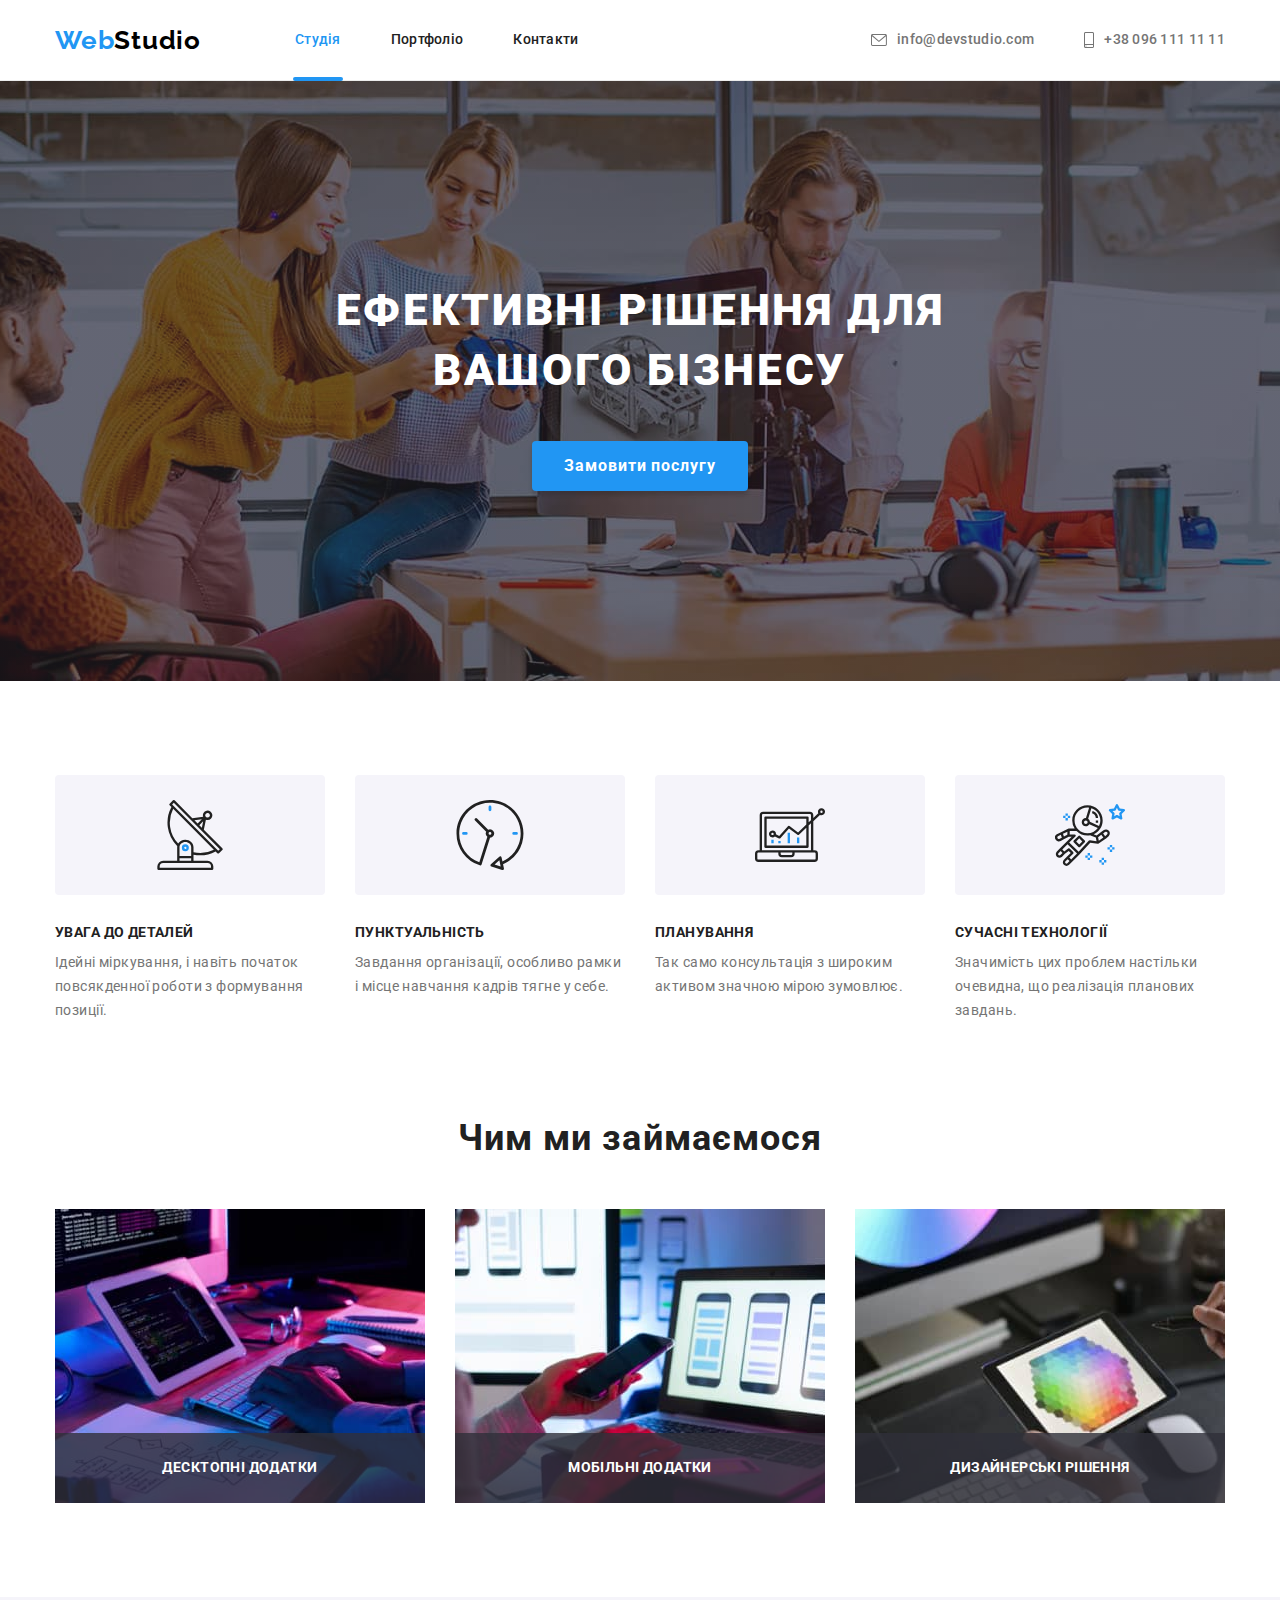
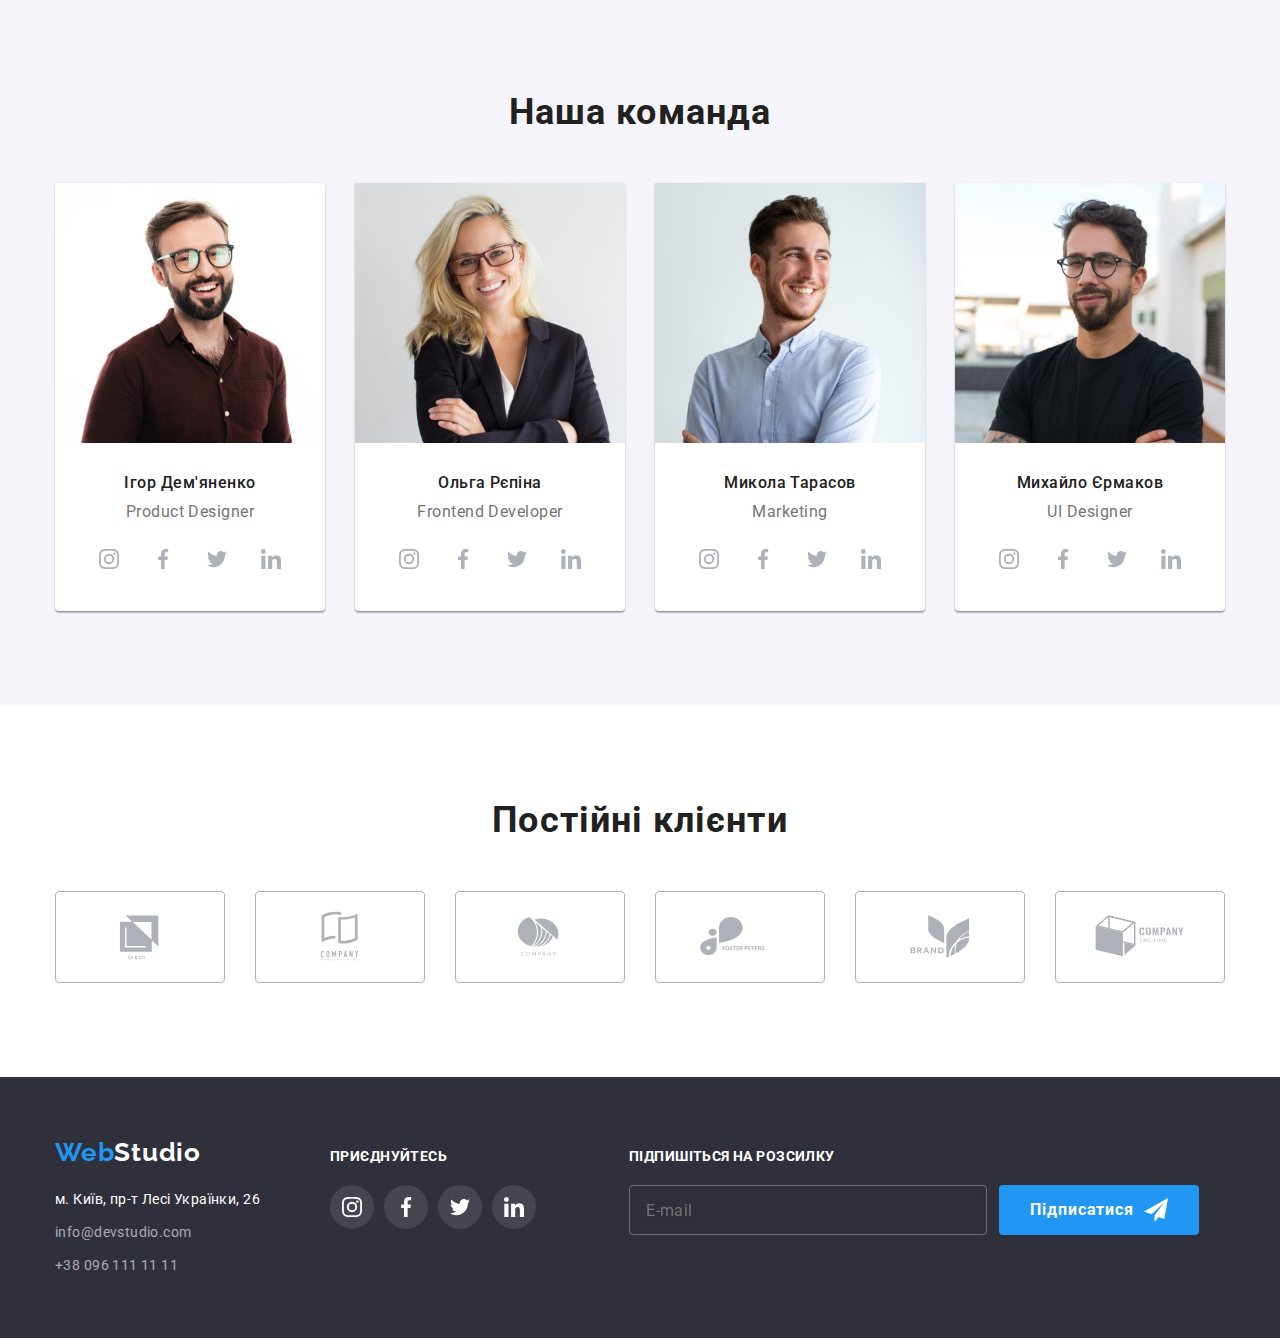
<file: index.html>
<!DOCTYPE html>
<html lang="uk">
  <head>
    <meta charset="UTF-8" />
    <meta http-equiv="X-UA-Compatible" content="IE=edge" />
    <meta name="viewport" content="width=device-width, initial-scale=1.0" />
    <title>Студія</title>
    <link rel="preconnect" href="https://fonts.googleapis.com" />
    <link rel="preconnect" href="https://fonts.gstatic.com" crossorigin />
    <link
      href="https://fonts.googleapis.com/css2?family=Raleway:wght@700&family=Roboto:wght@400;500;700;900&display=swap"
      rel="stylesheet"
    />
    <link
      rel="stylesheet"
      href="https://cdnjs.cloudflare.com/ajax/libs/modern-normalize/1.1.0/modern-normalize.min.css"
    />

    <link rel="stylesheet" href="./css/styles.css" />
  </head>
  <body>
    <header class="header-page">
      <div class="header-flex container">
        <!-- Навігація -->
        <nav class="site-nav">
          <a href="./index.html" class="logo-header"><span class="logo-item">Web</span>Studio</a>
          <ul class="site-nav-list list">
            <li class="item"><a href="./index.html" class="link current">Студія</a></li>
            <li class="item"><a href="./portfolio.html" class="link">Портфоліо</a></li>
            <li class="item"><a href="#" class="link">Контакти</a></li>
          </ul>
        </nav>
        <ul class="contacts list">
          <li class="item">
            <a href="mailto:info@devstudio.com" class="mail link">
              <svg class="icon" width="16" height="12">
                <use href="./images/icons.svg#icon-envelope"></use>
              </svg>
              info@devstudio.com</a
            >
          </li>
          <li class="item">
            <a href="tel:+380961111111" class="phone link">
              <svg class="icon" width="10" height="16">
                <use href="./images/icons.svg#icon-smartphone"></use>
              </svg>
              +38 096 111 11 11</a
            >
          </li>
        </ul>
      </div>
    </header>
    <main>
      <!-- Герой -->
      <section class="hero centered overlay">
        <div class="container">
          <h1 class="hero-title">Ефективні рішення для вашого бізнесу</h1>
          <button type="button" class="button hero-button" data-modal-open>Замовити послугу</button>
        </div>
      </section>
      <!-- Переваги -->
      <section class="features section">
        <div class="container">
          <!-- Прихований заголовок -->
          <h2 class="section-title visually-hidden">Наші переваги</h2>
          <ul class="features-list list">
            <li class="item">
              <div class="icon-bg">
                <svg class="icon" width="70" height="70">
                  <use href="./images/icons.svg#icon-antenna"></use>
                </svg>
              </div>
              <h3 class="feature-title">Увага до деталей</h3>
              <p class="descr">
                Ідейні міркування, і навіть початок повсякденної роботи з формування позиції.
              </p>
            </li>
            <li class="item">
              <div class="icon-bg">
                <svg class="icon" width="70" height="70">
                  <use href="./images/icons.svg#icon-clock"></use>
                </svg>
              </div>
              <h3 class="feature-title">Пунктуальність</h3>
              <p class="descr">
                Завдання організації, особливо рамки і місце навчання кадрів тягне у себе.
              </p>
            </li>
            <li class="item">
              <div class="icon-bg">
                <svg class="icon" width="70" height="70">
                  <use href="./images/icons.svg#icon-diagram"></use>
                </svg>
              </div>
              <h3 class="feature-title">Планування</h3>
              <p class="descr">Так само консультація з широким активом значною мірою зумовлює.</p>
            </li>
            <li class="item">
              <div class="icon-bg">
                <svg class="icon" width="70" height="70">
                  <use href="./images/icons.svg#icon-astronaut"></use>
                </svg>
              </div>
              <h3 class="feature-title">Сучасні технології</h3>
              <p class="descr">
                Значимість цих проблем настільки очевидна, що реалізація планових завдань.
              </p>
            </li>
          </ul>
        </div>
      </section>
      <!-- Приклади робіт -->
      <section class="examples section">
        <div class="container">
          <h2 class="examples-title centered">Чим ми займаємося</h2>
          <ul class="example list">
            <li class="item">
              <div class="thumb">
                <img
                  class="example-img"
                  src="./images/example-1.jpg"
                  width="370"
                  height="294"
                  alt="Людина програмує"
                />
                <h3 class="img-descr">Десктопні додатки</h3>
              </div>
            </li>
            <li class="item">
              <div class="thumb">
                <img
                  class="example-img"
                  src="./images/example-2.jpg"
                  width="370"
                  height="294"
                  alt="Людина обирає дизайн"
                />
                <h3 class="img-descr">Мобільні додатки</h3>
              </div>
            </li>
            <li class="item">
              <div class="thumb">
                <img
                  class="example-img"
                  src="./images/example-3.jpg"
                  width="370"
                  height="294"
                  alt="Людина обирає колір"
                />
                <h3 class="img-descr">Дизайнерські рішення</h3>
              </div>
            </li>
          </ul>
        </div>
      </section>
      <!-- Команда -->
      <section class="team section">
        <div class="container">
          <h2 class="team-title centered">Наша команда</h2>
          <ul class="team-list list">
            <li class="team-card">
              <img
                src="./images/member-1.jpg"
                class="team-photo"
                width="270"
                height="260"
                alt="Усміхнений хлопець в окулярах"
              />
              <h3 class="team-member centered">Ігор Дем'яненко</h3>
              <p class="descr centered">Product Designer</p>
              <ul class="team-social-links">
                <li class="item list">
                  <a href="#" class="social-link" aria-label="Instagram">
                    <svg class="icon" width="20" height="20">
                      <use href="./images/icons.svg#icon-instagram"></use>
                    </svg>
                  </a>
                </li>
                <li class="item list">
                  <a href="#" class="social-link" aria-label="Facebook">
                    <svg class="icon" width="20" height="20">
                      <use href="./images/icons.svg#icon-facebook"></use>
                    </svg>
                  </a>
                </li>
                <li class="item list">
                  <a href="#" class="social-link" aria-label="Twitter">
                    <svg class="icon" width="20" height="20">
                      <use href="./images/icons.svg#icon-twitter"></use>
                    </svg>
                  </a>
                </li>
                <li class="item list">
                  <a href="#" class="social-link" aria-label="Linkedin">
                    <svg class="icon" width="20" height="20">
                      <use href="./images/icons.svg#icon-linkedin"></use>
                    </svg>
                  </a>
                </li>
              </ul>
            </li>
            <li class="team-card">
              <img
                src="./images/member-2.jpg"
                class="team-photo"
                width="270"
                height="260"
                alt="Усміхнена дівчина в окулярах"
              />
              <h3 class="team-member centered">Ольга Рєпіна</h3>
              <p class="descr centered">Frontend Developer</p>
              <ul class="team-social-links">
                <li class="item list">
                  <a href="#" class="social-link" aria-label="Instagram">
                    <svg class="icon" width="20" height="20">
                      <use href="./images/icons.svg#icon-instagram"></use>
                    </svg>
                  </a>
                </li>
                <li class="item list">
                  <a href="#" class="social-link" aria-label="Facebook">
                    <svg class="icon" width="20" height="20">
                      <use href="./images/icons.svg#icon-facebook"></use>
                    </svg>
                  </a>
                </li>
                <li class="item list">
                  <a href="#" class="social-link" aria-label="Twitter">
                    <svg class="icon" width="20" height="20">
                      <use href="./images/icons.svg#icon-twitter"></use>
                    </svg>
                  </a>
                </li>
                <li class="item list">
                  <a href="#" class="social-link" aria-label="Linkedin">
                    <svg class="icon" width="20" height="20">
                      <use href="./images/icons.svg#icon-linkedin"></use>
                    </svg>
                  </a>
                </li>
              </ul>
            </li>
            <li class="team-card">
              <img
                src="./images/member-3.jpg"
                class="team-photo"
                width="270"
                height="260"
                alt="Усміхнений хлопець в рубашці"
              />
              <h3 class="team-member centered">Микола Тарасов</h3>
              <p class="descr centered">Marketing</p>
              <ul class="team-social-links">
                <li class="item list">
                  <a href="#" class="social-link" aria-label="Instagram">
                    <svg class="icon" width="20" height="20">
                      <use href="./images/icons.svg#icon-instagram"></use>
                    </svg>
                  </a>
                </li>
                <li class="item list">
                  <a href="#" class="social-link" aria-label="Facebook">
                    <svg class="icon" width="20" height="20">
                      <use href="./images/icons.svg#icon-facebook"></use>
                    </svg>
                  </a>
                </li>
                <li class="item list">
                  <a href="#" class="social-link" aria-label="Twitter">
                    <svg class="icon" width="20" height="20">
                      <use href="./images/icons.svg#icon-twitter"></use>
                    </svg>
                  </a>
                </li>
                <li class="item list">
                  <a href="#" class="social-link" aria-label="Linkedin">
                    <svg class="icon" width="20" height="20">
                      <use href="./images/icons.svg#icon-linkedin"></use>
                    </svg>
                  </a>
                </li>
              </ul>
            </li>
            <li class="team-card">
              <img
                src="./images/member-4.jpg"
                class="team-photo"
                width="270"
                height="260"
                alt="Хлопець в окулярах"
              />
              <h3 class="team-member centered">Михайло Єрмаков</h3>
              <p class="descr centered">UI Designer</p>
              <ul class="team-social-links">
                <li class="item list">
                  <a href="#" class="social-link" aria-label="Instagram">
                    <svg class="icon" width="20" height="20">
                      <use href="./images/icons.svg#icon-instagram"></use>
                    </svg>
                  </a>
                </li>
                <li class="item list">
                  <a href="#" class="social-link" aria-label="Facebook">
                    <svg class="icon" width="20" height="20">
                      <use href="./images/icons.svg#icon-facebook"></use>
                    </svg>
                  </a>
                </li>
                <li class="item list">
                  <a href="#" class="social-link" aria-label="Twitter">
                    <svg class="icon" width="20" height="20">
                      <use href="./images/icons.svg#icon-twitter"></use>
                    </svg>
                  </a>
                </li>
                <li class="item list">
                  <a href="#" class="social-link" aria-label="Linkedin">
                    <svg class="icon" width="20" height="20">
                      <use href="./images/icons.svg#icon-linkedin"></use>
                    </svg>
                  </a>
                </li>
              </ul>
            </li>
          </ul>
        </div>
      </section>
      <!-- Клієнти -->
      <section class="section">
        <div class="container">
          <h2 class="clients-title centered">Постійні клієнти</h2>
          <ul class="clients-list">
            <li class="item list">
              <a class="clients-logo link" href="#"
                ><svg class="icon" width="100" height="60">
                  <use href="./images/icons.svg#icon-logo-1"></use>
                </svg>
              </a>
            </li>
            <li class="item list">
              <a class="clients-logo link" href="#"
                ><svg class="icon" width="100" height="60">
                  <use href="./images/icons.svg#icon-logo-2"></use>
                </svg>
              </a>
            </li>
            <li class="item list">
              <a class="clients-logo link" href="#"
                ><svg class="icon" width="100" height="60">
                  <use href="./images/icons.svg#icon-logo-3"></use>
                </svg>
              </a>
            </li>
            <li class="item list">
              <a class="clients-logo link" href="#"
                ><svg class="icon" width="100" height="60">
                  <use href="./images/icons.svg#icon-logo-4"></use>
                </svg>
              </a>
            </li>
            <li class="item list">
              <a class="clients-logo link" href="#"
                ><svg class="icon" width="100" height="60">
                  <use href="./images/icons.svg#icon-logo-5"></use>
                </svg>
              </a>
            </li>
            <li class="item list">
              <a class="clients-logo link" href="#"
                ><svg class="icon" width="100" height="60">
                  <use href="./images/icons.svg#icon-logo-6"></use>
                </svg>
              </a>
            </li>
          </ul>
        </div>
      </section>
    </main>
    <!-- Футер -->
    <footer class="footer-section">
      <div class="footer-page container">
        <div>
          <a href="./index.html" class="logo-footer"><span class="logo-item">Web</span>Studio</a>
          <address class="address">
            <a
              class="address-descr link"
              href="https://goo.gl/maps/k6muJn8YtoqKnS7S7"
              target="_blank"
              rel="noreferrer noopener nofollow"
              >м. Київ, пр-т Лесі Українки, 26</a
            >
            <ul class="address-contacts list">
              <li class="list-item">
                <a href="mailto:info@devstudio.com" class="item link">info@devstudio.com</a>
              </li>
              <li class="list-item">
                <a href="tel:+380961111111" class="item link">+38 096 111 11 11</a>
              </li>
            </ul>
          </address>
        </div>
        <!-- Соцмережі -->
        <div class="social">
          <p class="social-text">Приєднуйтесь</p>
          <ul class="social-links-list">
            <li class="item list">
              <a href="#" class="social-link" aria-label="Instagram">
                <svg class="icon" width="20" height="20">
                  <use href="./images/icons.svg#icon-instagram"></use>
                </svg>
              </a>
            </li>
            <li class="item list">
              <a href="#" class="social-link" aria-label="Facebook">
                <svg class="icon" width="20" height="20">
                  <use href="./images/icons.svg#icon-facebook"></use>
                </svg>
              </a>
            </li>
            <li class="item list">
              <a href="#" class="social-link" aria-label="Twitter">
                <svg class="icon" width="20" height="20">
                  <use href="./images/icons.svg#icon-twitter"></use>
                </svg>
              </a>
            </li>
            <li class="item list">
              <a href="#" class="social-link" aria-label="Linkedin">
                <svg class="icon" width="20" height="20">
                  <use href="./images/icons.svg#icon-linkedin"></use>
                </svg>
              </a>
            </li>
          </ul>
        </div>
        <!-- Підписка на розсилку -->
        <form>
          <div role="group" aria-labelledby="mailing-block" class="mailing-block">
            <b id="mailing-block" class="mailing-text">Підпишіться на розсилку</b>
            <div class="mailing-group">
              <input type="email" name="email" id="mailing-email" placeholder="E-mail" />
              <button type="submit" class="button mailing-button">
                Підписатися
                <svg class="icon" width="24" height="24">
                  <use href="./images/icons.svg#icon-paperplane"></use>
                </svg>
              </button>
            </div>
          </div>
        </form>
      </div>
    </footer>

    <div class="backdrop is-hidden" data-modal>
      <div class="modal">
        <button class="close-button" type="button" data-modal-close>
          <svg class="close-icon" width="18" height="18">
            <use href="./images/icons.svg#icon-modal-close"></use>
          </svg>
        </button>
        <b class="modal-heading">Залиште свої дані, ми вам передзвонимо</b>
        <form
          class="form js-speaker-form"
          name="data-form"
          action="javascript:void(0);"
          method="post"
        >
          <label class="form-field">
            <span class="form-label">Ім'я</span>
            <input class="form-input" type="text" name="username" />
            <svg class="icon" width="18" height="18">
              <use href="./images/icons.svg#icon-person"></use>
            </svg>
          </label>

          <label class="form-field">
            <span class="form-label">Телефон</span>
            <input class="form-input" type="tel" name="phone-number" />
            <svg class="icon" width="18" height="18">
              <use href="./images/icons.svg#icon-phone"></use>
            </svg>
          </label>

          <label class="form-field">
            <span class="form-label">Пошта</span>
            <input class="form-input" type="email" name="email" />
            <svg class="icon" width="18" height="18">
              <use href="./images/icons.svg#icon-email"></use>
            </svg>
          </label>

          <label class="form-field">
            <span class="form-label">Коментар</span>
            <textarea
              class="form-textarea"
              name="comment"
              name="comment"
              placeholder="Введіть текст"
            ></textarea>
          </label>

          <label class="form-checkbox">
            <input class="checkbox" type="checkbox" name="policy" />
            <span class="icon"></span>
            Погоджуюся з розсилкою та приймаю
            <a href="#" class="policy-agreement">Умови договору</a>
          </label>
          <button type="submit" class="form-button button">Відправити</button>
        </form>
      </div>
    </div>

    <script>
      (() => {
        document.querySelector('.js-speaker-form').addEventListener('submit', e => {
          e.preventDefault();

          new FormData(e.currentTarget).forEach((value, name) => console.log(`${name}: ${value}`));
        });
      })();
    </script>

    <script src="./js/modal.js"></script>
  </body>
</html>
</file>
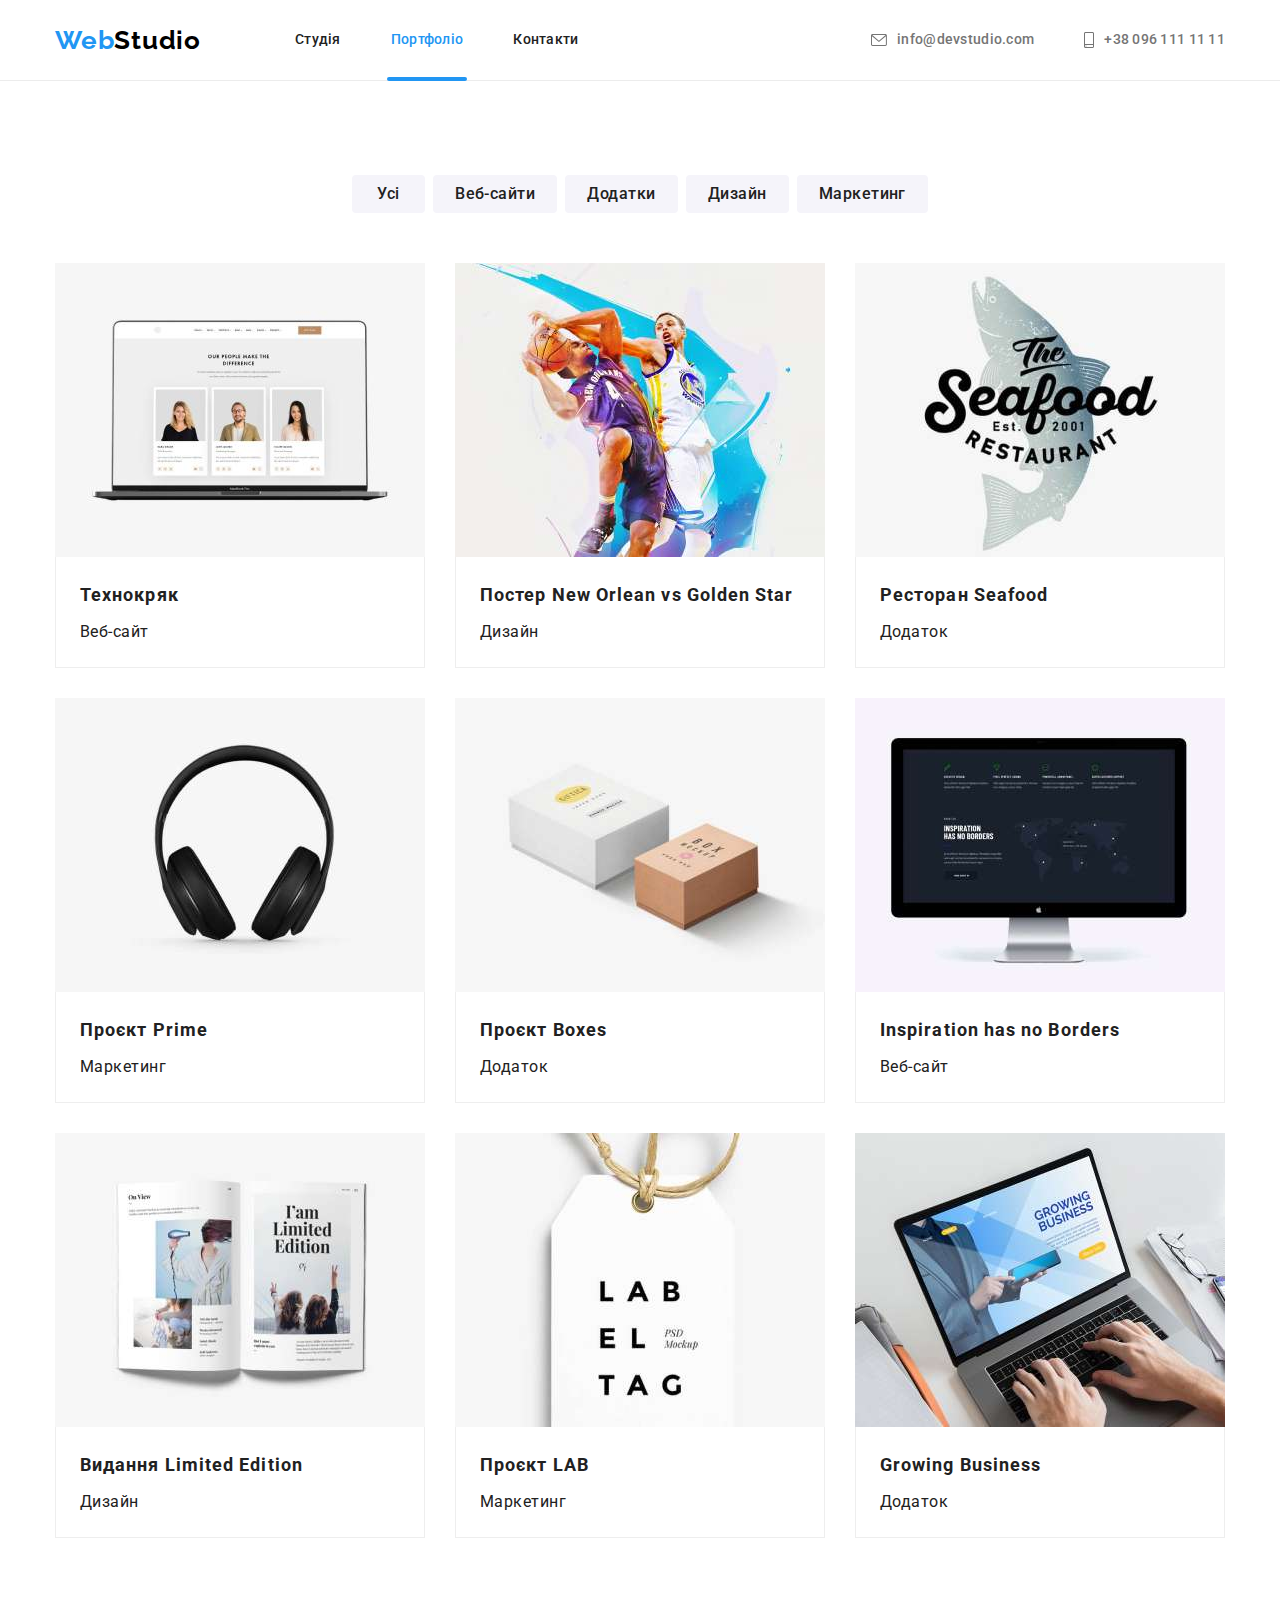
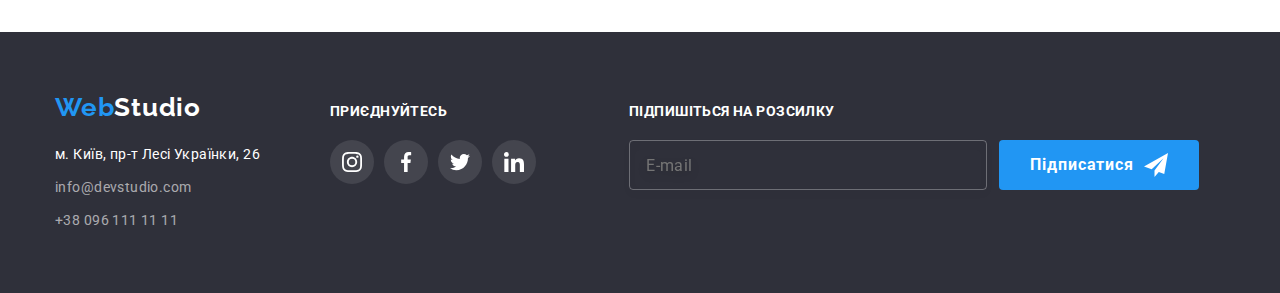
<file: portfolio.html>
<!DOCTYPE html>
<html lang="uk">
  <head>
    <meta charset="UTF-8" />
    <meta http-equiv="X-UA-Compatible" content="IE=edge" />
    <meta name="viewport" content="width=device-width, initial-scale=1.0" />
    <title>Портфоліо</title>
    <link rel="preconnect" href="https://fonts.googleapis.com" />
    <link rel="preconnect" href="https://fonts.gstatic.com" crossorigin />
    <link
      href="https://fonts.googleapis.com/css2?family=Raleway:wght@700&family=Roboto:wght@400;500;700;900&display=swap"
      rel="stylesheet"
    />
    <link
      rel="stylesheet"
      href="https://cdnjs.cloudflare.com/ajax/libs/modern-normalize/1.1.0/modern-normalize.min.css"
    />

    <link rel="stylesheet" href="./css/styles.css" />
  </head>
  <body>
    <!-- Хедер -->
    <header class="header-page">
      <div class="header-flex container">
        <!-- Навігація -->
        <nav class="site-nav">
          <a href="./index.html" class="logo-header"><span class="logo-item">Web</span>Studio</a>
          <ul class="site-nav-list list">
            <li class="item"><a href="./index.html" class="link">Студія</a></li>
            <li class="item"><a href="./portfolio.html" class="link current">Портфоліо</a></li>
            <li class="item"><a href="#" class="link">Контакти</a></li>
          </ul>
        </nav>
        <ul class="contacts list">
          <li class="item">
            <a href="mailto:info@devstudio.com" class="mail link">
              <svg class="icon" width="16" height="12">
                <use href="./images/icons.svg#icon-envelope"></use>
              </svg>
              info@devstudio.com</a
            >
          </li>
          <li class="item">
            <a href="tel:+380961111111" class="phone link">
              <svg class="icon" width="10" height="16">
                <use href="./images/icons.svg#icon-smartphone"></use>
              </svg>
              +38 096 111 11 11</a
            >
          </li>
        </ul>
      </div>
    </header>
    <!-- Main -->
    <main>
      <!-- Кнопки фільтру -->
      <section class="portfolio section">
        <div class="container">
          <!-- Прихований заголовок -->
          <h1 class="portfolio-title visually-hidden">Портфоліо</h1>
          <ul class="filter-list list">
            <li class="item"><button type="button" class="button filter">Усі</button></li>
            <li class="item"><button type="button" class="button filter">Веб-сайти</button></li>
            <li class="item"><button type="button" class="button filter">Додатки</button></li>
            <li class="item"><button type="button" class="button filter">Дизайн</button></li>
            <li class="item"><button type="button" class="button filter">Маркетинг</button></li>
          </ul>
          <!--  Приклади робот -->
          <ul class="projects list">
            <li class="item">
              <a class="link" href="#">
                <div class="thumb">
                  <img
                    class="project-img"
                    src="./images/technocrack.jpg"
                    alt="Приклад виконаного веб-сайту"
                    width="370"
                    height="294"
                  />
                  <div class="card-overlay">
                    <p class="overlay-text">
                      Ресурс пропонує комплексні пропозиції з різним рівнем функціоналу та сервісів.
                      Все це дозволить відвідувачу отримати вичерпні відомості про компанію чи
                      приватну особу.
                    </p>
                  </div>
                </div>
                <div class="projects-descr">
                  <h2 class="project-title">Технокряк</h2>
                  <p class="text">Веб-сайт</p>
                </div>
              </a>
            </li>

            <li class="item">
              <a class="link" href="#">
                <div class="thumb">
                  <img
                    class="project-img"
                    src="./images/poster.jpg"
                    alt="Приклад дизайну постера"
                    width="370"
                    height="294"
                  />
                  <div class="card-overlay">
                    <p class="overlay-text">
                      Ресурс пропонує комплексні пропозиції з різним рівнем функціоналу та сервісів.
                      Все це дозволить відвідувачу отримати вичерпні відомості про компанію чи
                      приватну особу.
                    </p>
                  </div>
                </div>
                <div class="projects-descr">
                  <h2 class="project-title">Постер New Orlean vs Golden Star</h2>
                  <p class="text">Дизайн</p>
                </div>
              </a>
            </li>

            <li class="item">
              <a class="link" href="#">
                <div class="thumb">
                  <img
                    class="project-img"
                    src="./images/seafood.jpg"
                    alt="Приклад виконаного додатку"
                    width="370"
                    height="294"
                  />
                  <div class="card-overlay">
                    <p class="overlay-text">
                      Ресурс пропонує комплексні пропозиції з різним рівнем функціоналу та сервісів.
                      Все це дозволить відвідувачу отримати вичерпні відомості про компанію чи
                      приватну особу.
                    </p>
                  </div>
                </div>
                <div class="projects-descr">
                  <h2 class="project-title">Ресторан Seafood</h2>
                  <p class="text">Додаток</p>
                </div>
              </a>
            </li>

            <li class="item">
              <a class="link" href="#">
                <div class="thumb">
                  <img
                    class="project-img"
                    src="./images/project-prime.jpg"
                    alt="Приклад виконаного проєкту"
                    width="370"
                    height="294"
                  />
                  <div class="card-overlay">
                    <p class="overlay-text">
                      Ресурс пропонує комплексні пропозиції з різним рівнем функціоналу та сервісів.
                      Все це дозволить відвідувачу отримати вичерпні відомості про компанію чи
                      приватну особу.
                    </p>
                  </div>
                </div>
                <div class="projects-descr">
                  <h2 class="project-title">Проєкт Prime</h2>
                  <p class="text">Маркетинг</p>
                </div>
              </a>
            </li>

            <li class="item">
              <a class="link" href="#">
                <div class="thumb">
                  <img
                    class="project-img"
                    src="./images/project-boxes.jpg"
                    alt="Приклад виконаного проєкту"
                    width="370"
                    height="294"
                  />
                  <div class="card-overlay">
                    <p class="overlay-text">
                      Ресурс пропонує комплексні пропозиції з різним рівнем функціоналу та сервісів.
                      Все це дозволить відвідувачу отримати вичерпні відомості про компанію чи
                      приватну особу.
                    </p>
                  </div>
                </div>
                <div class="projects-descr">
                  <h2 class="project-title">Проєкт Boxes</h2>
                  <p class="text">Додаток</p>
                </div>
              </a>
            </li>

            <li class="item">
              <a class="link" href="#">
                <div class="thumb">
                  <img
                    class="project-img"
                    src="./images/no-borders.jpg"
                    alt="Приклад виконаного веб-сайту"
                    width="370"
                    height="294"
                  />
                  <div class="card-overlay">
                    <p class="overlay-text">
                      Ресурс пропонує комплексні пропозиції з різним рівнем функціоналу та сервісів.
                      Все це дозволить відвідувачу отримати вичерпні відомості про компанію чи
                      приватну особу.
                    </p>
                  </div>
                </div>
                <div class="projects-descr">
                  <h2 class="project-title">Inspiration has no Borders</h2>
                  <p class="text">Веб-сайт</p>
                </div>
              </a>
            </li>

            <li class="item">
              <a class="link" href="#">
                <div class="thumb">
                  <img
                    class="project-img"
                    src="./images/limited-edition.jpg"
                    alt="Приклад дизайну видання"
                    width="370"
                    height="294"
                  />
                  <div class="card-overlay">
                    <p class="overlay-text">
                      Ресурс пропонує комплексні пропозиції з різним рівнем функціоналу та сервісів.
                      Все це дозволить відвідувачу отримати вичерпні відомості про компанію чи
                      приватну особу.
                    </p>
                  </div>
                </div>
                <div class="projects-descr">
                  <h2 class="project-title">Видання Limited Edition</h2>
                  <p class="text">Дизайн</p>
                </div>
              </a>
            </li>

            <li class="item">
              <a class="link" href="#">
                <div class="thumb">
                  <img
                    class="project-img"
                    src="./images/project-lab.jpg"
                    alt="Приклад виконаного проєкту"
                    width="370"
                    height="294"
                  />
                  <div class="card-overlay">
                    <p class="overlay-text">
                      Ресурс пропонує комплексні пропозиції з різним рівнем функціоналу та сервісів.
                      Все це дозволить відвідувачу отримати вичерпні відомості про компанію чи
                      приватну особу.
                    </p>
                  </div>
                </div>
                <div class="projects-descr">
                  <h2 class="project-title">Проєкт LAB</h2>
                  <p class="text">Маркетинг</p>
                </div>
              </a>
            </li>

            <li class="item">
              <a class="link" href="#">
                <div class="thumb">
                  <img
                    class="project-img"
                    src="./images/growing-business.jpg"
                    alt="Приклад виконаного додатку"
                    width="370"
                    height="294"
                  />
                  <div class="card-overlay">
                    <p class="overlay-text">
                      Ресурс пропонує комплексні пропозиції з різним рівнем функціоналу та сервісів.
                      Все це дозволить відвідувачу отримати вичерпні відомості про компанію чи
                      приватну особу.
                    </p>
                  </div>
                </div>
                <div class="projects-descr">
                  <h2 class="project-title">Growing Business</h2>
                  <p class="text">Додаток</p>
                </div>
              </a>
            </li>
          </ul>
        </div>
      </section>
    </main>
    <!-- Футер -->
    <footer class="footer-section">
      <div class="footer-page container">
        <div>
          <a href="./index.html" class="logo-footer"><span class="logo-item">Web</span>Studio</a>
          <address class="address">
            <a
              class="address-descr link"
              href="https://goo.gl/maps/k6muJn8YtoqKnS7S7"
              target="_blank"
              rel="noreferrer noopener nofollow"
              >м. Київ, пр-т Лесі Українки, 26</a
            >
            <ul class="address-contacts list">
              <li class="list-item">
                <a href="mailto:info@devstudio.com" class="item link">info@devstudio.com</a>
              </li>
              <li class="list-item">
                <a href="tel:+380961111111" class="item link">+38 096 111 11 11</a>
              </li>
            </ul>
          </address>
        </div>
        <!-- Соцмережі -->
        <div class="social">
          <p class="social-text">Приєднуйтесь</p>
          <ul class="social-links-list">
            <li class="item list">
              <a href="#" class="social-link" aria-label="Instagram">
                <svg class="icon" width="20" height="20">
                  <use href="./images/icons.svg#icon-instagram"></use>
                </svg>
              </a>
            </li>
            <li class="item list">
              <a href="#" class="social-link" aria-label="Facebook">
                <svg class="icon" width="20" height="20">
                  <use href="./images/icons.svg#icon-facebook"></use>
                </svg>
              </a>
            </li>
            <li class="item list">
              <a href="#" class="social-link" aria-label="Twitter">
                <svg class="icon" width="20" height="20">
                  <use href="./images/icons.svg#icon-twitter"></use>
                </svg>
              </a>
            </li>
            <li class="item list">
              <a href="#" class="social-link" aria-label="Linkedin">
                <svg class="icon" width="20" height="20">
                  <use href="./images/icons.svg#icon-linkedin"></use>
                </svg>
              </a>
            </li>
          </ul>
        </div>
        <!-- Підписка на розсилку -->
        <div role="group" aria-labelledby="mailing-block" class="mailing-block">
          <b id="mailing-block" class="mailing-text">Підпишіться на розсилку</b>
          <div class="mailing-group">
            <input type="email" name="email" id="mailing-email" placeholder="E-mail" />
            <button type="submit" class="button mailing-button">
              Підписатися
              <svg class="icon" width="24" height="24">
                <use href="./images/icons.svg#icon-paperplane"></use>
              </svg>
            </button>
          </div>
        </div>
      </div>
    </footer>
  </body>
</html>
</file>
<file: css/styles.css>
:root {
  --accent-color: #2196f3;
  --primary-text-color: #212121;
  --secondary-text-color: #757575;
  --primary-white-color: #ffffff;

  --button-bg-color: #f5f4fa;
  --button-focus-color: #188ce8;
  --dark-bg-color: #2f303a;
  --bg-main-color: #ffffff;
  --bg-secondary-color: #f5f4fa;
  --example-img-text-bg-color: rgba(47, 48, 58, 0.8);

  --card-overlay-bg-color: rgba(33, 150, 243, 0.9);
  --icon-color: #afb1b8;
  --modal-backdrop-color: rgba(0, 0, 0, 0.2);
  --address-contacts-color: rgba(255, 255, 255, 0.6);
}

body {
  /* Паддінг для фіксованого хедеру */
  /* padding: 81px; */

  color: var(--primary-text-color);
  background-color: var(--primary-white-color);
  font-family: 'Roboto', sans-serif;
  /* letter-spacing: 0.03em; */
}

/* Утіліти */

h1,
h2,
h3,
h4,
h5,
h6,
p {
  margin: 0;
}

ul {
  margin: 0;
  padding: 0;
}

.list {
  list-style: none;
}

.link {
  text-decoration: none;

  transition: color 250ms cubic-bezier(0.4, 0, 0.2, 1);
}

.section {
  padding-top: 94px;
  padding-bottom: 94px;
}

.centered {
  text-align: center;
}

.container {
  width: 1200px;
  padding-left: 15px;
  padding-right: 15px;
  margin: 0 auto;

  /* outline: 2px solid red; */
}

.visually-hidden {
  position: absolute;
  white-space: nowrap;
  width: 1px;
  height: 1px;
  overflow: hidden;
  border: 0;
  padding: 0;
  clip: rect(0 0 0 0);
  clip-path: inset(50%);
  margin: -1px;
}

.icon {
  display: block;
}

/* Навігація сайту */

.logo-header {
  margin-right: 94px;

  color: #000000;

  text-decoration: none;
  font-family: 'Raleway', sans-serif;
  font-weight: 700;
  font-size: 26px;
  line-height: 1.19;
  letter-spacing: 0.03em;
}

.logo-item {
  color: var(--accent-color);
}

.site-nav {
  display: flex;
  align-items: center;
}

.site-nav-list {
  display: flex;
}

.site-nav-list .item + .item,
.contacts .item + .item {
  margin-left: 50px;
}

.site-nav-list .link {
  position: relative;
  display: block;
  padding-top: 32px;
  padding-bottom: 32px;

  color: var(--primary-text-color);

  font-weight: 500;
  font-size: 14px;
  line-height: 1.14;
  letter-spacing: 0.02em;
}

.site-nav-list .current::after {
  position: absolute;
  left: -5%;
  bottom: -1px;
  overflow: visible;

  display: block;
  content: '';
  width: 110%;
  height: 4px;
  border-radius: 2px;

  background-color: var(--accent-color);
}

.site-nav-list .current {
  color: var(--accent-color);
}

.contacts {
  display: flex;
  align-items: center;
  margin-left: auto;
}

.contacts .link {
  display: flex;
  align-items: center;
  padding-top: 32px;
  padding-bottom: 32px;

  color: var(--secondary-text-color);

  font-weight: 500;
  font-size: 14px;
  line-height: 1.14;
  letter-spacing: 0.02em;
}

.contacts .icon {
  margin-right: 10px;
  fill: currentColor;
}

.header-page {
  /* Додає фіксований хедер */

  /* position: fixed;
  top: 0;
  left: 0;
  width: 100%;
  z-index: 1; */

  border-bottom: 1px solid #ececec;
}

.header-flex {
  display: flex;
  align-items: center;
}

/* Герой */

.hero {
  background-color: var(--dark-bg-color);
  padding-top: 200px;
  padding-bottom: 200px;
}

.overlay {
  max-width: 1600px;
  height: 600px;
  margin-left: auto;
  margin-right: auto;
  background-image: linear-gradient(to right, rgba(47, 48, 58, 0.4), rgba(47, 48, 58, 0.4)),
    url(../images/hero-bg.jpg);
  background-color: #c4c4c4;
  background-repeat: no-repeat;
  background-position: center;
}

.hero-title {
  max-width: 696px;
  margin: 0 auto;
  margin-bottom: 40px;

  color: var(--primary-white-color);
  font-weight: 900;
  font-size: 44px;
  line-height: 1.36;
  text-align: center;
  letter-spacing: 0.06em;
  text-transform: uppercase;
}

/* Переваги */

.features {
  background-color: var(--bg-main-color);
}

.features-list {
  display: flex;
  flex-wrap: wrap;
}

.features-list .item {
  width: calc((100% - 90px) / 4);
  margin-right: 30px;
}

.features-list .item:nth-child(4n) {
  margin-right: 0;
}

.features-list .icon-bg {
  display: flex;
  justify-content: center;
  align-items: center;
  height: 120px;
  margin-bottom: 30px;
  border-radius: 4px;

  background-color: var(--bg-secondary-color);
}

.feature-title {
  margin-bottom: 10px;

  font-size: 14px;
  line-height: 1.14;
  text-transform: uppercase;
  letter-spacing: 0.03em;
}

.features-list .descr {
  font-size: 14px;
  line-height: 1.71;
  letter-spacing: 0.03em;
}

/* Приклади робіт та команда */

.examples-title,
.team-title,
.clients-title {
  font-size: 36px;
  line-height: 1.17;
  letter-spacing: 0.03em;
}

/* Приклади робіт */

.examples {
  padding-top: 0;
  background-color: var(--bg-main-color);
}

.example-img {
  display: block;
}

.examples-title {
  margin-bottom: 50px;
}

.example {
  display: flex;
}

.example .item {
  width: calc((100% - 60px) / 3);
  margin-right: 30px;
}

.example .thumb {
  position: relative;
}

.example .img-descr {
  position: absolute;
  left: 0;
  bottom: 0;
  width: 100%;
  height: 70px;
  display: flex;
  justify-content: center;
  align-items: center;

  font-size: 14px;
  line-height: 1.14;
  letter-spacing: 0.03em;
  text-transform: uppercase;

  color: var(--primary-white-color);
  background-color: var(--example-img-text-bg-color);
}

.example .item:nth-child(3n) {
  margin-right: 0;
}

/* Команда */

.team {
  background-color: var(--bg-secondary-color);
}

.team-title {
  margin-bottom: 50px;

  letter-spacing: 0.03em;
}

.team-list {
  display: flex;
}

.team-photo {
  display: block;
  margin-bottom: 30px;
}

.team-member {
  margin-bottom: 10px;

  font-weight: 500;
  font-size: 16px;
  line-height: 1.19;
  letter-spacing: 0.03em;
}

.team .descr {
  margin-bottom: 16px;

  font-size: 16px;
  line-height: 1.19;
  letter-spacing: 0.03em;
}

.team-social-links {
  display: flex;
  justify-content: center;
}

.team-social-links .item + .item {
  margin-left: 10px;
}

.team-list .team-card {
  width: calc((100% - 90px) / 4);
  margin-right: 30px;
  padding-bottom: 30px;
  border-radius: 0px 0px 4px 4px;
  box-shadow: 0px 1px 3px rgba(0, 0, 0, 0.12), 0px 1px 1px rgba(0, 0, 0, 0.14),
    0px 2px 1px rgba(0, 0, 0, 0.2);

  background-color: var(--bg-main-color);
}

.team-list .team-card:nth-child(4n) {
  margin-right: 0;
}

.team .social-link {
  display: flex;
  justify-content: center;
  align-items: center;

  width: 44px;
  height: 44px;
  border-radius: 50%;

  color: var(--icon-color);

  transition: color 250ms cubic-bezier(0.4, 0, 0.2, 1),
    background-color 250ms cubic-bezier(0.4, 0, 0.2, 1);
}

.team .social-link:hover,
.team .social-link:focus {
  color: var(--primary-white-color);
  background-color: var(--accent-color);
}

.team-social-links .icon {
  fill: currentColor;
}

/* Секції */
.features-list .descr,
.team .descr,
.projects .descr {
  color: var(--secondary-text-color);
}

/* Клієнти */

.clients-title {
  margin-bottom: 50px;

  letter-spacing: 0.03em;
}

.clients-list {
  display: flex;
  flex-wrap: wrap;
}

.clients-list .item {
  width: calc((100% - 150px) / 6);
  height: 92px;
}

.clients-list .item + .item {
  margin-left: 30px;
}

.clients-logo {
  display: flex;
  justify-content: center;
  align-items: center;
  height: 92px;
  border: 1px solid var(--icon-color);
  border-radius: 4px;

  color: var(--icon-color);

  transition: color 250ms cubic-bezier(0.4, 0, 0.2, 1);
}

.clients-logo .icon {
  fill: currentColor;
}

.clients-logo:hover,
.clients-logo:focus {
  color: var(--accent-color);
  border: 1px solid var(--accent-color);
}

/* Футер */

.footer-section {
  padding-top: 60px;
  padding-bottom: 60px;

  background-color: var(--dark-bg-color);
}

.footer-page {
  display: flex;
  align-items: baseline;
}

.logo-footer {
  display: block;
  margin-bottom: 20px;

  color: #ffffff;
  text-decoration: none;
  font-family: 'Raleway', sans-serif;
  font-weight: 700;
  font-size: 26px;
  line-height: 1.19;
  letter-spacing: 0.03em;
}

.address {
  color: var(--primary-white-color);
}

.address-descr {
  display: block;
  margin-bottom: 9px;

  color: var(--primary-white-color);
  font-style: normal;
  font-size: 14px;
  line-height: 1.71;
  letter-spacing: 0.03em;
}

.address-contacts .list-item {
  display: block;
  margin-bottom: 9px;
}

.address-contacts .list-item:last-child {
  margin-bottom: 0;
}

.address-contacts .link {
  color: var(--address-contacts-color);

  font-style: normal;
  font-size: 14px;
  line-height: 1.71;
  letter-spacing: 0.03em;
}

.link:hover,
.link:focus {
  color: var(--accent-color);
}

.social {
  margin-left: 70px;
}

.social-text {
  margin-bottom: 20px;

  color: var(--primary-white-color);
  font-weight: 700;
  font-size: 14px;
  line-height: 1.14;
  text-transform: uppercase;
  letter-spacing: 0.03em;
}

.social-links-list {
  display: flex;
}

.social-links-list .icon {
  fill: currentColor;
}

.social-links-list .item + .item {
  margin-left: 10px;
}

.footer-page .social-link {
  display: flex;
  justify-content: center;
  align-items: center;

  width: 44px;
  height: 44px;
  border-radius: 50%;

  color: var(--primary-white-color);
  background-color: rgba(255, 255, 255, 0.1);
  background-repeat: no-repeat;
  background-position: center;

  transition: background-color 250ms cubic-bezier(0.4, 0, 0.2, 1);
}

.footer-page .social-link:hover,
.footer-page .social-link:focus {
  background-color: var(--accent-color);
}

.mailing-block {
  margin-left: 93px;
}

.mailing-text {
  display: block;
  margin-bottom: 20px;

  font-size: 14px;
  line-height: 1.14;
  letter-spacing: 0.03em;
  text-transform: uppercase;

  color: var(--primary-white-color);
}

.mailing-block [type='email'] {
  margin-right: 12px;
  width: 358px;
  height: 50px;
}

.mailing-block [placeholder] {
  padding: 15px 16px;
  font-size: 16px;
  line-height: 1.25;
  letter-spacing: 0.03em;

  color: var(--address-contacts-color);
  background-color: transparent;

  border: 1px solid rgba(255, 255, 255, 0.3);
  filter: drop-shadow(0px 4px 4px rgba(0, 0, 0, 0.15));
  border-radius: 4px;
}

.mailing-button {
  display: flex;
  justify-content: center;
  align-items: center;
  width: 200px;
  height: 50px;
  padding: 10px 28px;

  font-weight: 700;
  font-size: 16px;
  line-height: 1.88;
  letter-spacing: 0.06em;

  color: var(--primary-white-color);
}

.mailing-button:hover,
.mailing-button:focus {
  background-color: var(--button-focus-color);
}

.mailing-group {
  display: flex;
}

.mailing-group .icon {
  margin-left: 10px;
  fill: currentColor;
}

/* Портфоліо */

.filter-list {
  display: flex;
  justify-content: center;
  margin-bottom: 50px;
}

.filter-list .item + .item {
  margin-left: 8px;
}

/* Приклади проєктів */

.projects {
  display: flex;
  flex-wrap: wrap;
}

.project-img {
  display: block;
}

.projects-descr {
  padding: 20px 24px;
  border: 1px solid #eeeeee;
  border-top: none;
}

.project-title {
  margin-bottom: 4px;

  font-size: 18px;
  line-height: 2;
  letter-spacing: 0.06em;
}

.projects .item {
  width: calc((100% - 60px) / 3);
  margin-right: 30px;
  margin-bottom: 30px;
}

.projects .link {
  display: block;
  color: inherit;

  transition: box-shadow 250ms cubic-bezier(0.4, 0, 0.2, 1);
}

.projects .thumb {
  position: relative;
  overflow: hidden;
}

.projects .card-overlay {
  position: absolute;
  top: 0;
  left: 0;
  width: 100%;
  height: 100%;
  padding: 63px 24px;

  font-size: 18px;
  line-height: 1.55;
  letter-spacing: 0.03em;

  color: var(--primary-white-color);
  background-color: var(--card-overlay-bg-color);

  transform: translateY(100%);
  transition: transform 250ms cubic-bezier(0.4, 0, 0.2, 1);
}

.projects .link:hover,
.projects .link:focus {
  box-shadow: 0px 1px 1px rgba(0, 0, 0, 0.12), 0px 4px 4px rgba(0, 0, 0, 0.06),
    1px 4px 6px rgba(0, 0, 0, 0.16);
}

.projects .link:hover .card-overlay,
.projects .link:focus .card-overlay {
  transform: translateY(0%);
}

.projects .item:nth-child(3n) {
  margin-right: 0;
}

.projects .item:nth-last-child(-n + 3) {
  margin-bottom: 0;
}

.projects .text {
  font-size: 16px;
  line-height: 1.88;
  letter-spacing: 0.03em;
}

/* Кнопки */

.button {
  border-radius: 4px;
  border: none;

  color: var(--primary-white-color);
  background-color: var(--accent-color);

  font-family: inherit;
  cursor: pointer;

  transition: color 250ms cubic-bezier(0.4, 0, 0.2, 1),
    background-color 250ms cubic-bezier(0.4, 0, 0.2, 1),
    box-shadow 250ms cubic-bezier(0.4, 0, 0.2, 1);
}

.hero-button {
  padding: 10px 32px;
  box-shadow: 0px 4px 4px rgba(0, 0, 0, 0.15);

  font-weight: 700;
  font-size: 16px;
  line-height: 1.88;
  text-align: center;
  letter-spacing: 0.06em;
}

.hero-button:hover,
.hero-button:focus {
  background-color: var(--button-focus-color);
}

.filter {
  min-width: 73px;
  padding: 6px 22px;

  color: var(--primary-text-color);
  background-color: var(--button-bg-color);

  font-weight: 500;
  font-size: 16px;
  line-height: 1.62;
  letter-spacing: 0.03em;
}

.filter:hover,
.filter:focus {
  box-shadow: 0px 3px 1px rgba(0, 0, 0, 0.1), 0px 1px 2px rgba(0, 0, 0, 0.08),
    0px 2px 2px rgba(0, 0, 0, 0.12);

  background-color: var(--accent-color);
  color: var(--primary-white-color);
}

/* Модальне вікно */

.backdrop.is-hidden {
  visibility: visible;
  opacity: 0;
  pointer-events: none;
}

.backdrop {
  position: fixed;
  top: 0;
  left: 0;
  width: 100%;
  height: 100%;
  z-index: 2;

  background-color: var(--modal-backdrop-color);

  opacity: 1;
  transition: opacity 250ms cubic-bezier(0.4, 0, 0.2, 1);
}

.backdrop.is-hidden .modal {
  transform: translate(-50%, -50%) scale(1.2);
}

.modal {
  position: absolute;
  top: 50%;
  left: 50%;

  width: 528px;
  height: 581px;
  padding: 40px;
  border-radius: 4px;

  background-color: var(--bg-main-color);

  transform: translate(-50%, -50%) scale(1);
  transition: transform 250ms cubic-bezier(0.4, 0, 0.2, 1);
}

.modal .close-button {
  position: absolute;
  top: 8px;
  right: 8px;

  display: flex;
  justify-content: center;
  align-items: center;
  cursor: pointer;

  width: 30px;
  height: 30px;
  padding: 0;
  margin: 0;
  border-radius: 50%;
  border: 1px solid rgba(0, 0, 0, 0.1);

  color: var(--primary-text-color);
  background-color: var(--bg-main-color);

  transition: color 250ms cubic-bezier(0.4, 0, 0.2, 1);
}

.modal .close-icon {
  fill: currentColor;
}

.modal .close-button:hover,
.modal .close-button:focus {
  color: var(--accent-color);
}

.modal-heading {
  display: block;
  text-align: center;
  margin-bottom: 12px;

  font-size: 20px;
  line-height: 1.15;
  letter-spacing: 0.03em;

  color: var(--primary-text-color);
}

/* Форма */

.form {
  font-size: 12px;
  line-height: 1.17;
  letter-spacing: 0.01em;
  color: var(--secondary-text-color);
}

.form-field {
  position: relative;
  display: flex;
  flex-direction: column;
  transition: color 2500ms cubic-bezier(0.4, 0, 0.2, 1);
}

.form-field + .form-field {
  margin-top: 10px;
}

.form-field .icon {
  position: absolute;
  bottom: 11px;
  left: 12px;

  color: var(--primary-text-color);
  fill: currentColor;

  transition: color 250ms cubic-bezier(0.4, 0, 0.2, 1);
}

.form-field:focus-within .icon {
  color: var(--accent-color);
}

.form-field:focus-within .form-input {
  outline: 1px solid var(--accent-color);
}

.form-input {
  height: 40px;
  margin-top: 4px;
  padding-left: 42px;

  border: 1px solid rgba(33, 33, 33, 0.2);
  border-radius: 4px;

  outline: transparent;
  transition: outline 250ms cubic-bezier(0.4, 0, 0.2, 1);
}

.form-textarea {
  resize: none;
  height: 120px;
  margin-top: 4px;
  margin-bottom: 20px;
  padding: 12px 16px;

  border: 1px solid rgba(33, 33, 33, 0.2);
  border-radius: 4px;

  outline: transparent;
  transition: outline 250ms cubic-bezier(0.4, 0, 0.2, 1);
}

.form-field:focus-within .form-textarea {
  outline: 1px solid var(--accent-color);
}

.form-textarea::placeholder {
  color: rgba(117, 117, 117, 0.5);
}

/* Чекбокс */

.form-checkbox {
  display: flex;
  justify-content: center;
  align-items: center;
  margin: 0 auto;
  margin-bottom: 30px;

  font-size: 14px;
  line-height: 1.71;
  letter-spacing: 0.03em;
}

.form-checkbox .checkbox {
  position: absolute;
  white-space: nowrap;
  width: 1px;
  height: 1px;
  overflow: hidden;
  border: 0;
  padding: 0;
  clip: rect(0 0 0 0);
  clip-path: inset(50%);
  margin: -1px;
}

.form-checkbox .icon {
  width: 16px;
  height: 15px;
  margin-right: 7px;

  background-image: url(../images/icon-checkbox.svg);
}

.checkbox:checked + .icon {
  background-image: url(../images/icon-check.svg);
}

.checkbox:focus + .icon {
  outline: 1px solid var(--primary-text-color);
  border-radius: 1px;
}

.policy-agreement {
  margin-left: 0.3em;
  color: var(--accent-color);
}

.form-button {
  display: block;
  margin: 0 auto;
  width: 200px;
  height: 50px;

  font-weight: 700;
  font-size: 16px;
  line-height: 1.88;
  letter-spacing: 0.06em;
}

.form-button:hover,
.form-button:focus {
  background-color: var(--button-focus-color);
}
</file>
